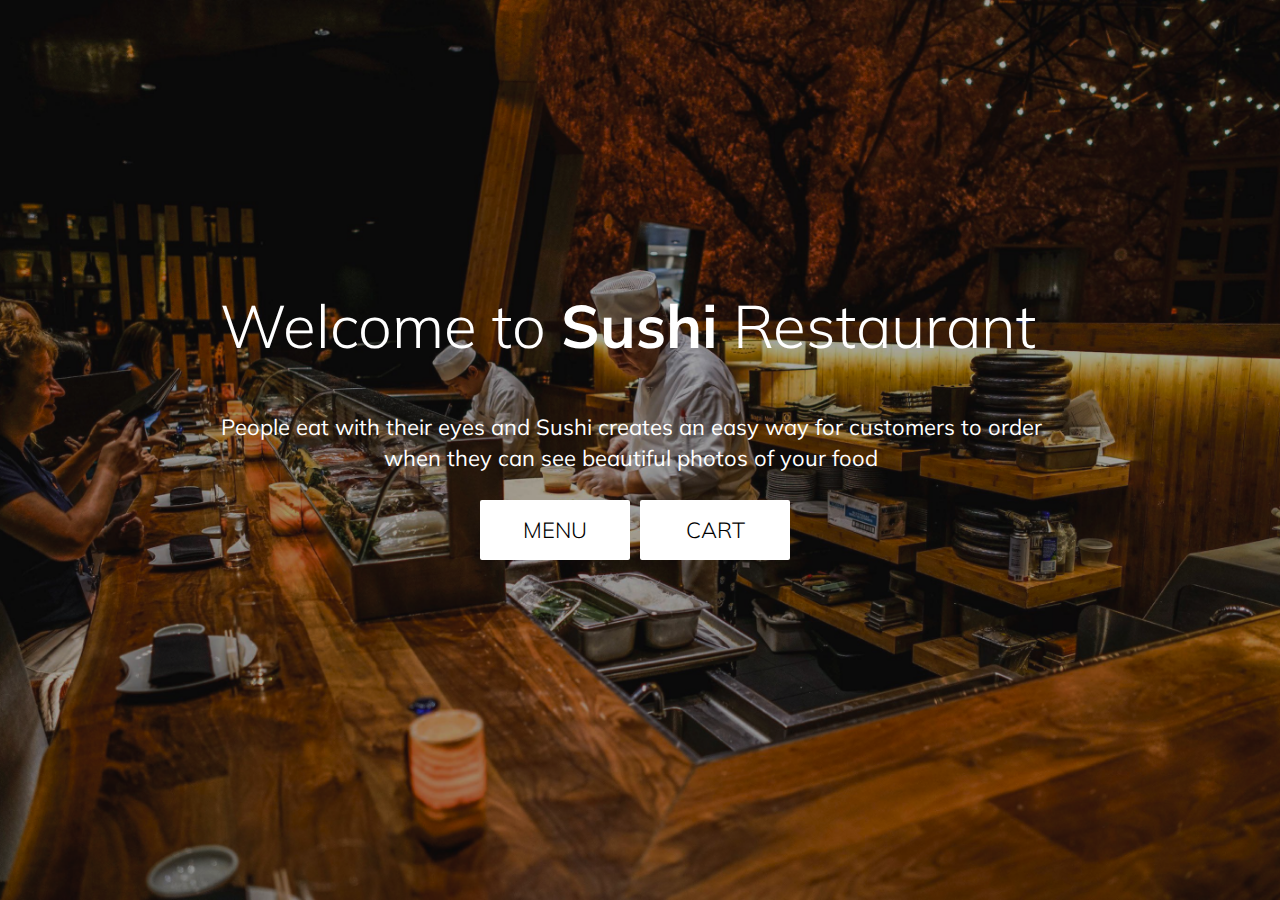
<file: index.html>
<!DOCTYPE html>
<html lang="en">
<head>
    <meta charset="UTF-8">
    <meta http-equiv="X-UA-Compatible" content="IE=edge">
    <meta name="viewport" content="width=device-width, initial-scale=1.0">
    <title>Sushi Food</title>
    <link rel="stylesheet" href="style.css">
    <link rel="preconnect" href="https://fonts.googleapis.com">
    <link rel="preconnect" href="https://fonts.gstatic.com" crossorigin>
    <link href="https://fonts.googleapis.com/css2?family=Mulish:wght@300;400;600;700;800&display=swap" rel="stylesheet">
</head>
<body>
    <main  class="container">
        <!-- <div class="image_container">
            <img src="images/restaurant 1.png" alt="">
        </div> -->
        <h1>Welcome to <span>Sushi</span> Restaurant</h1>
        <p>People eat with their eyes and Sushi creates an easy way for customers to order when they can see beautiful photos of your food</p>
        <button class="menu_btn button"><a href="menu.html">Menu</a></button>
        <button class="cart_btn button"><a href="cart.html">Cart</a></button>
    </main>

    <script src="script.js"></script>
</body>
</html>
</file>
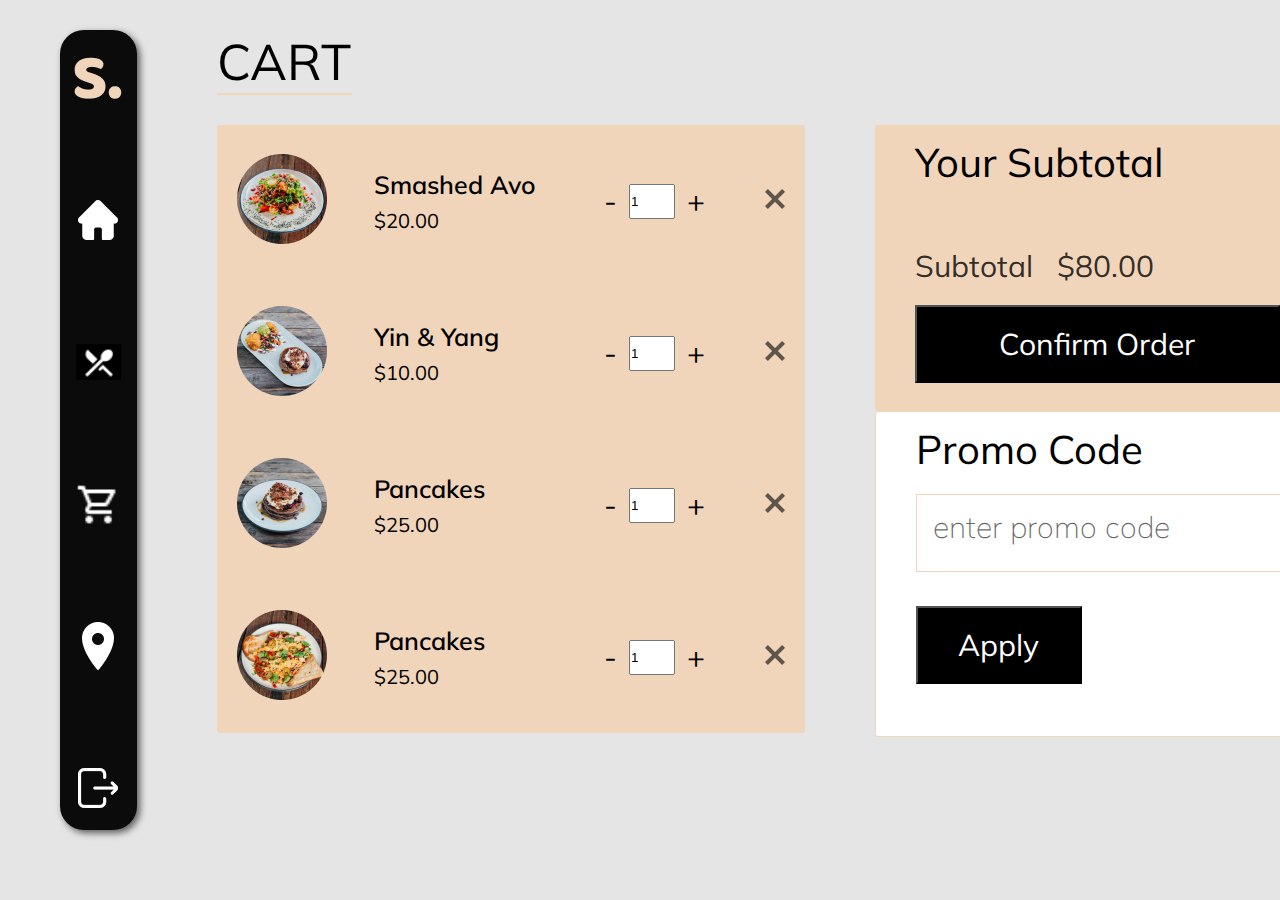
<file: cart.html>
<!DOCTYPE html>
<html lang="en">
<head>
    <meta charset="UTF-8">
    <meta http-equiv="X-UA-Compatible" content="IE=edge">
    <meta name="viewport" content="width=device-width, initial-scale=1.0">
    <title>Cart Page</title>
    <link rel="stylesheet" href="menu.css">
    <link rel="stylesheet" href="cart.css">
    <link rel="preconnect" href="https://fonts.googleapis.com">
    <link rel="preconnect" href="https://fonts.gstatic.com" crossorigin>
    <link href="https://fonts.googleapis.com/css2?family=Mulish:wght@300;400;600;700;800&display=swap" rel="stylesheet">
</head>
<body>
    <main>
        <div class="side-bar">
            <div class="icon top">
                <a href="" style="text-decoration: none;">
                    <img src="images/S..png" alt="">
                    <h1 class="top_h1">S 
                        <div style=" background-color: black; height: 10px; width: 10px; display: inline-block; border-radius: 50%; margin-left: -10px;">
                        </div>
                    </h1>
                </a>
            </div>
            <div class="icon">
                <a href="index.html">
                    <img class="seen-icon" src="images/Vector.png" alt="">
                    <img class="hidden-icon" src="images/icons8-home-24.png" alt="">
                </a>
            </div>
            <div class="icon">
                <a href="menu.html">
                    <img class="style-icon seen-icon" style="background-color: white;" src="images/icons8-dining-50 (3).png" alt="">
                    <img class="hidden-icon" src="images/icons8-knife-and-spatchula-50.png" alt="">
                </a>
            </div>
            <div class="icon">
                <a href="cart.html">
                    <img  class="style-icon seen-icon" src="images/icons8-shopping-cart-24 (4).png" alt="">
                    <img class="hidden-icon" src="images/icons8-shopping-cart-24 (2).png" alt="">
                </a>
            </div>
            <div class="icon">
                <a href="">
                    <img class="seen-icon" src="images/icons8-location-50.png" alt="">
                    <img class="hidden-icon" src="images/icons8-location-64.png" alt="">
                </a>
            </div>
            <div class="icon bottom">
                <a href="">
                    <img class="seen-icon" src="images/Vector (1).png" alt="">
                    <img class="hidden-icon" style="width: 40px;" src="images/icons8-enter-48.png" alt="">
                </a>
            </div>
        </div>
        <div class="cart-right">
            <h1>Cart</h1>
            <div class="cart-right-card-container">
                <div class="cart-items">
                    <div class="each-cart-item">
                        <div class="item-img">
                            <img src="images/Ellipse 5.png" alt="">
                        </div>
                        <div class="item-details">
                            <h2>Smashed Avo</h2>
                            <p>$<span class="item_price">20.00</span></p>
                        </div>
                        <div class="item-quantity">
                            <div class="sign decrement">-</div>
                            <div><input class="quantiy" value="1" type="number" min="1"></div>
                            <div class="sign increment">+</div>
                        </div>
                        <div class="item-remove">
                            <img src="images/Path.png" alt="">
                        </div>
                    </div>
                    <div class="each-cart-item">
                        <div class="item-img">
                            <img src="images/Ellipse 6.png" alt="">
                        </div>
                        <div class="item-details">
                            <h2>Yin & Yang</h2>
                            <p>$<span class="item_price">10.00</span></p>
                        </div>
                        <div class="item-quantity">
                            <div class="sign decrement">-</div>
                            <div><input class="quantiy" value="1" type="number" min="1"></div>
                            <div class="sign increment">+</div>
                        </div>
                        <div class="item-remove">
                            <img src="images/Path.png" alt="">
                        </div>
                    </div>
                    <div class="each-cart-item">
                        <div class="item-img">
                            <img src="images/Ellipse 7.png" alt="">
                        </div>
                        <div class="item-details">
                            <h2>Pancakes</h2>
                            <p>$<span class="item_price">25.00</span></p>
                        </div>
                        <div class="item-quantity">
                            <div class="sign decrement">-</div>
                            <div><input class="quantiy" value="1" type="number" min="1"></div>
                            <div class="sign increment">+</div>
                        </div>
                        <div class="item-remove">
                            <img src="images/Path.png" alt="">
                        </div>
                    </div>
                    <div class="each-cart-item">
                        <div class="item-img">
                            <img src="images/Ellipse 8.png" alt="">
                        </div>
                        <div class="item-details">
                            <h2>Pancakes</h2>
                            <p>$<span class="item_price">25.00</span></p>
                        </div>
                        <div class="item-quantity">
                            <div class="sign decrement">-</div>
                            <div><input class="quantiy" value="1" type="number" min="1"></div>
                            <div class="sign increment">+</div>
                        </div>
                        <div class="item-remove">
                            <img src="images/Path.png" alt="">
                        </div>
                    </div>
                </div>

                <div class="cart-details">
                    <div class="cart-details-top">
                        <h2>Your Subtotal</h2>
                        <div>
                            <span>Subtotal</span>
                            <span id="subtotal">$80.00</span>
                        </div>
                        <button>Confirm Order</button>
                    </div>
                    <div class="cart-details-bottom">
                        <h2>Promo Code</h2>
                        <input type="text" placeholder="enter promo code">
                        <button>Apply</button>
                    </div>
                </div>
            </div>
        </div>
    </main>

    <script src="script.js"></script>
</body>
</html>
</file>
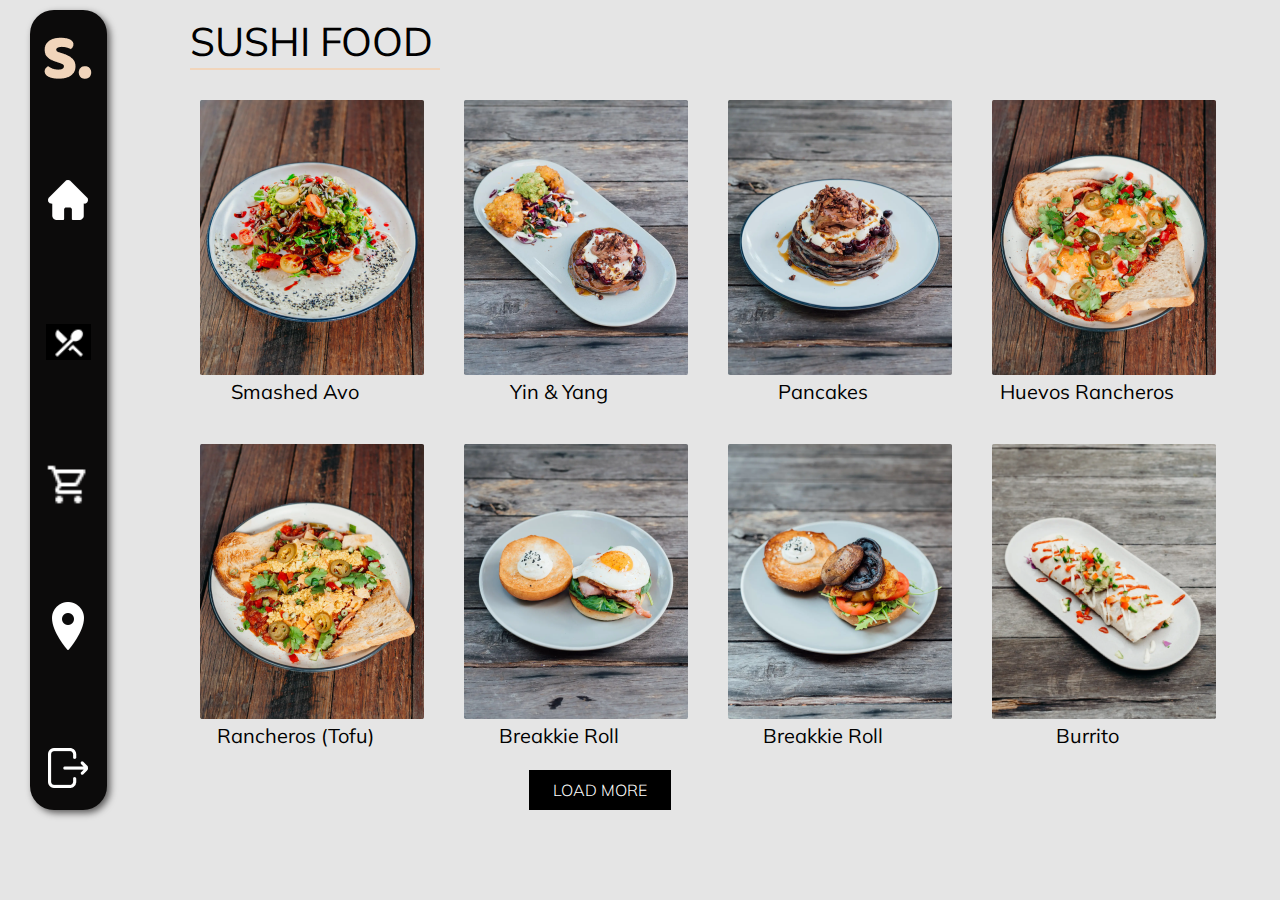
<file: menu.html>
<!DOCTYPE html>
<html lang="en">
<head>
    <meta charset="UTF-8">
    <meta http-equiv="X-UA-Compatible" content="IE=edge">
    <meta name="viewport" content="width=device-width, initial-scale=1.0">
    <title>Menu</title>
    <link rel="stylesheet" href="menu.css">
    <link rel="preconnect" href="https://fonts.googleapis.com">
    <link rel="preconnect" href="https://fonts.gstatic.com" crossorigin>
    <link href="https://fonts.googleapis.com/css2?family=Mulish:wght@300;400;600;700;800&display=swap" rel="stylesheet">
</head>
<body>
    <section class="main-container">
        <div class="side-bar">
            <div class="icon top">
                <a href="" style="text-decoration: none;">
                    <img src="images/S..png" alt="">
                    <h1 class="top_h1">S 
                        <div style=" background-color: black; height: 10px; width: 10px; display: inline-block; border-radius: 50%; margin-left: -10px;">
                        </div>
                    </h1>
                </a>
            </div>
            <div class="icon">
                <a href="index.html">
                    <img class="seen-icon" src="images/Vector.png" alt="">
                    <img class="hidden-icon" src="images/icons8-home-24.png" alt="">
                </a>
            </div>
            <div class="icon">
                <a href="">
                    <img class="style-icon seen-icon" style="background-color: white;" src="images/icons8-dining-50 (3).png" alt="">
                    <img class="hidden-icon" src="images/icons8-knife-and-spatchula-50.png" alt="">
                </a>
            </div>
            <div class="icon">
                <a href="cart.html">
                    <img  class="style-icon seen-icon" src="images/icons8-shopping-cart-24 (4).png" alt="">
                    <img class="hidden-icon" src="images/icons8-shopping-cart-24 (2).png" alt="">
                </a>
            </div>
            <div class="icon">
                <a href="">
                    <img class="seen-icon" src="images/icons8-location-50.png" alt="">
                    <img class="hidden-icon" src="images/icons8-location-64.png" alt="">
                </a>
            </div>
            <div class="icon bottom">
                <a href="">
                    <img class="seen-icon" src="images/Vector (1).png" alt="">
                    <img class="hidden-icon" style="width: 40px;" src="images/icons8-enter-48.png" alt="">
                </a>
            </div>
        </div>
        <div class="menu-items">
            <h1>SUSHI FOOD</h1>
            <div class="items">
                <div class="each-item">
                    <div>
                        <img src="images/Rectangle 9.png" alt="">
                    </div>
                    <h2>Smashed Avo</h2>
                </div>
                <div class="each-item">
                    <div>
                        <img src="images/Rectangle 10.png" alt="">
                    </div>
                    <h2>Yin & Yang</h2>
                </div>
                <div class="each-item">
                    <div>
                        <img src="images/Rectangle 11.png" alt="">
                    </div>
                    <h2>Pancakes</h2>
                </div>
                <div class="each-item">
                    <div>
                        <img src="images/Rectangle 12 (1).png" alt="">
                    </div>
                    <h2>Huevos Rancheros</h2>
                </div>
                <div class="each-item">
                    <div>
                        <img src="images/Rectangle 13 (1).png" alt="">
                    </div>
                    <h2>Rancheros (Tofu)</h2>
                </div>
                <div class="each-item">
                    <div>
                        <img src="images/Rectangle 14.png" alt="">
                    </div>
                    <h2>Breakkie Roll</h2>
                </div>
                <div class="each-item">
                    <div>
                        <img src="images/Rectangle 15.png" alt="">
                    </div>
                    <h2>Breakkie Roll</h2>
                </div>
                <div class="each-item">
                    <div>
                        <img src="images/Rectangle 16.png" alt="">
                    </div>
                    <h2>Burrito</h2>
                </div>
            </div>
            <div class="home-btn">
                <a href="">Load More</a>
            </div>
        </div>
    </section>

    <script src="script.js"></script>
</body>
</html>
</file>
<file: style.css>
*{
    padding: 0;
    margin: 0;
    box-sizing: border-box;
}

.container{
    background-image: url("images/restaurant\ 1.png");
    background-repeat: no-repeat;
    background-position: top center;
    background-size: cover;
    height: 100vh;
    width: 100vw;
}



.image_container{
    width: 100vw;
    height: 100vh;
    overflow: hidden;
    position: relative;
}

.image_container img{

}
/* 
.home_page_text{
    background-color: aqua;
    position: absolute;
    top: 50%;
    left: 50%;
    transform: translate(-50%, 50%);
   
} */

.container h1{
    position: absolute;
    width: fit-content;
    height: 75px;
    left: 344px;
    top: 288px;

    font-family: 'Mulish', sans-serif;
    font-style: normal;
    font-weight: 300;
    font-size: 60px;
    line-height: 75px;

    color: #FFFFFF;

    
}

.container h1 span{
    font-weight: bold;
}

.container p{
    position: absolute;
    width: 822px;
    height: 62px;
    left: 340px;
    top: 412px;

    font-family: 'Mulish', sans-serif;
    font-style: normal;
    font-weight: 400;
    font-size: 22px;
    line-height: 31px;
    text-align: center;

    color: #FFFFFF;

}

.menu_btn{
    position: absolute;
    width: 150px;
    height: 60px;
    left: 580px;
    top: 500px;
    background: #FFFFFF;
    border-radius: 2px;
    border: none;
    cursor: pointer;
    transition: all 0.25s;
}

.cart_btn{
    position: absolute;
    width: 150px;
    height: 60px;
    left: 740px;
    top: 500px;
    border: none;
    background: #FFFFFF;
    border-radius: 2px;
    cursor: pointer;
    transition: all 0.25s;
}

.cart_btn:hover, .menu_btn:hover{
     background-color: transparent;
     border: 2px solid white;
     color: white;
}
.cart_btn a:hover, .menu_btn a:hover{
    color: white;
}

.cart_btn a, .menu_btn a{
    
    font-family: 'Mulish';
    font-style: normal;
    font-weight: 300;
    font-size: 22px;
    line-height: 38px;
    /* identical to box height */

    text-decoration: none;
    text-transform: uppercase;
    color: #000000;

}


/* Media Queries */


@media (max-width:1440px) {

    .container h1{
        position: absolute;
        width: fit-content;
        height: 75px;
        left: 280px;
        top: 288px;
        font-size: 60px;
        line-height: 75px;
    
        
    }

    .container p{
        width: 822px;
        height: 62px;
        left: 276px;
        top: 412px;
        font-weight: 400;
        font-size: 22px;
        line-height: 31px;
    }


        
    .menu_btn{
        width: 150px;
        height: 60px;
        left: 500px;
        top: 500px;
    }

    .cart_btn{
        position: absolute;
        width: 150px;
        height: 60px;
        left: 660px;
        top: 500px;
        border: none;
        background: #FFFFFF;
        border-radius: 2px;
        cursor: pointer;
        transition: all 0.25s;
    }
    
}




@media (max-width:1340px) {

    .container h1{
        position: absolute;
        width: fit-content;
        height: 75px;
        left: 220px;
        top: 288px;
        font-size: 60px;
        line-height: 75px;
    
        
    }

    
    .container p{
        width: 822px;
        height: 62px;
        left: 220px;
        top: 412px;
        font-weight: 400;
        font-size: 22px;
        line-height: 31px;
    }


        
    .menu_btn{
        width: 150px;
        height: 60px;
        left: 480px;
        top: 500px;
    }

    .cart_btn{
        position: absolute;
        width: 150px;
        height: 60px;
        left: 640px;
        top: 500px;
        border: none;
        background: #FFFFFF;
        border-radius: 2px;
        cursor: pointer;
        transition: all 0.25s;
    }
    
    
}


@media (max-width:1260px) {

    .container h1{
        position: absolute;
        width: fit-content;
        height: 75px;
        left: 180px;
        top: 288px;
        font-size: 60px;
        line-height: 75px;
    
        
    }

    .container p{
        width: 822px;
        height: 62px;
        left: 180px;
        top: 412px;
        font-weight: 400;
        font-size: 22px;
        line-height: 31px;
    }


        
    .menu_btn{
        width: 150px;
        height: 60px;
        left: 440px;
        top: 500px;
    }

    .cart_btn{
        position: absolute;
        width: 150px;
        height: 60px;
        left: 600px;
        top: 500px;
        border: none;
        background: #FFFFFF;
        border-radius: 2px;
        cursor: pointer;
        transition: all 0.25s;
    }
    
    
}



@media (max-width:1150px) {

    .container h1{
        position: absolute;
        width: fit-content;
        height: 75px;
        left: 140px;
        top: 288px;
        font-size: 60px;
        line-height: 75px;
    
        
    }

    .container p{
        width: 822px;
        height: 62px;
        left: 140px;
        top: 412px;
        font-weight: 400;
        font-size: 22px;
        line-height: 31px;
    }


        
    .menu_btn{
        width: 150px;
        height: 60px;
        left: 400px;
        top: 500px;
    }

    .cart_btn{
        position: absolute;
        width: 150px;
        height: 60px;
        left: 560px;
        top: 500px;
        border: none;
        background: #FFFFFF;
        border-radius: 2px;
        cursor: pointer;
        transition: all 0.25s;
    }
    
}



@media (max-width:1080px) {

    .container h1{
        position: absolute;
        width: fit-content;
        height: 75px;
        left: 100px;
        top: 288px;
        font-size: 54px;
        line-height: 75px;
    
        
    }

    .container p{
        width: 822px;
        height: 62px;
        left: 84px;
        top: 412px;
        font-weight: 400;
        font-size: 22px;
        line-height: 31px;
    }


        
    .menu_btn{
        width: 150px;
        height: 60px;
        left: 350px;
        top: 500px;
    }

    .cart_btn{
        position: absolute;
        width: 150px;
        height: 60px;
        left: 510px;
        top: 500px;
        border: none;
        background: #FFFFFF;
        border-radius: 2px;
        cursor: pointer;
        transition: all 0.25s;
    }
    
    
}



@media (max-width:948px) {

    .container h1{
        position: absolute;
        width: fit-content;
        height: 75px;
        left: 100px;
        top: 288px;
        font-size: 50px;
        line-height: 75px;
    
        
    }

    .container p{
        width: 822px;
        height: 62px;
        left: 30px;
        top: 412px;
        font-weight: 400;
        font-size: 20px;
        line-height: 31px;
    }


        
    .menu_btn{
        width: 150px;
        height: 60px;
        left: 310px;
        top: 500px;
    }

    .cart_btn{
        position: absolute;
        width: 150px;
        height: 60px;
        left: 494px;
        top: 500px;
        border: none;
        background: #FFFFFF;
        border-radius: 2px;
        cursor: pointer;
        transition: all 0.25s;
    }
    
    
}


@media (max-width:868px) {

    .container h1{
        position: absolute;
        width: fit-content;
        height: 75px;
        left: 80px;
        top: 250px;
        font-size: 48px;
        line-height: 75px;
    
        
    }

    .container p{
        left: 80px;
        top: 360px;
        font-weight: 400;
        font-size: 20px;
        line-height: 31px;
        width: 622px;
        height: 62px;
    }


        
    .menu_btn{
        width: 150px;
        height: 50px;
        left: 240px;
        top: 460px;
    }

    .cart_btn{
        position: absolute;
        width: 150px;
        height: 50px;
        left: 404px;
        top: 460px;
        border: none;
        background: #FFFFFF;
        border-radius: 2px;
        cursor: pointer;
        transition: all 0.25s;
    }
    
    
    
}


@media (max-width:810px) {

    .container h1{
        position: absolute;
        width: fit-content;
        height: 75px;
        left: 70px;
        top: 240px;
        font-size: 46px;
        line-height: 75px;
    
        
    }

    .container p{
        width: 822px;
        height: 62px;
        left: 80px;
        top: 340px;
        font-weight: 400;
        font-size: 20px;
        line-height: 31px;
        width: 622px;
        height: 62px;
    }


        
    .menu_btn{
        width: 150px;
        height: 50px;
        left: 210px;
        top: 440px;
    }

    .cart_btn{
        position: absolute;
        width: 150px;
        height: 50px;
        left: 370px;
        top: 440px;
        border: none;
        background: #FFFFFF;
        border-radius: 2px;
        cursor: pointer;
        transition: all 0.25s;
    }
    
    
}



@media (max-width:748px) {

    .container h1{
        position: absolute;
        width: fit-content;
        height: 75px;
        left: 50px;
        top: 240px;
        font-size: 44px;
        line-height: 75px;
    
        
    }

    .container p{
        width: fit-content;
        height: 62px;
        left: 50px;
        top: 340px;
        font-weight: 400;
        font-size: 20px;
        line-height: 31px;
        width: 622px;
        height: 62px;
    }


        
    .menu_btn{
        width: 150px;
        height: 50px;
        left: 200px;
        top: 440px;
    }

    .cart_btn{
        position: absolute;
        width: 150px;
        height: 50px;
        left: 360px;
        top: 440px;
        border: none;
        background: #FFFFFF;
        border-radius: 2px;
        cursor: pointer;
        transition: all 0.25s;
    }
    
}


@media (max-width:694px) {

    .container h1{
        position: absolute;
        width: fit-content;
        height: 75px;
        left: 40px;
        top: 240px;
        font-size: 42px;
        line-height: 75px;
    
        
    }

    .container p{
        width: fit-content;
        height: 62px;
        left: 20px;
        top: 340px;
        font-weight: 400;
        font-size: 20px;
        line-height: 31px;
        width: 622px;
        height: 62px;
    }


        
    .menu_btn{
        width: 150px;
        height: 50px;
        left: 180px;
        top: 440px;
    }

    .cart_btn{
        position: absolute;
        width: 150px;
        height: 50px;
        left: 340px;
        top: 440px;
        border: none;
        background: #FFFFFF;
        border-radius: 2px;
        cursor: pointer;
        transition: all 0.25s;
    }
    
    
}


@media (max-width:648px) {

    .container h1{
        position: absolute;
        width: fit-content;
        height: 75px;
        left: 30px;
        top: 240px;
        font-size: 40px;
        line-height: 75px;
    
        
    }

    .container p{
        width: fit-content;
        height: 62px;
        left: 10px;
        top: 340px;
        font-weight: 400;
        font-size: 18px;
        line-height: 31px;
        height: 62px;
    }


        
    .menu_btn{
        width: 150px;
        height: 40px;
        left: 170px;
        top: 440px;
    }

    .cart_btn{
        position: absolute;
        width: 150px;
        height: 40px;
        left: 330px;
        top: 440px;
        border: none;
        background: #FFFFFF;
        border-radius: 2px;
        cursor: pointer;
        transition: all 0.25s;
    }
    
    
    
}


@media (max-width:618px) {

    .container h1{
        position: absolute;
        width: fit-content;
        height: 75px;
        left: 24px;
        top: 240px;
        font-size: 40px;
        line-height: 75px;
    
        
    }

    .container p{
        width: 500px;
        height: 62px;
        left: 40px;
        top: 320px;
        font-weight: 400;
        font-size: 18px;
        line-height: 31px;
        height: 62px;
    }


        
    .menu_btn{
        width: 150px;
        height: 40px;
        left: 150px;
        top: 430px;
    }

    .cart_btn{
        position: absolute;
        width: 150px;
        height: 40px;
        left: 310px;
        top: 430px;
        border: none;
        background: #FFFFFF;
        border-radius: 2px;
        cursor: pointer;
        transition: all 0.25s;
    }
    
    
}


@media (max-width:598px) {

    .container h1{
        position: absolute;
        width: fit-content;
        height: 75px;
        left: 24px;
        top: 240px;
        font-size: 38px;
        line-height: 75px;
    
        
    }

    .container p{
        width: 500px;
        height: 62px;
        left: 40px;
        top: 320px;
        font-weight: 400;
        font-size: 18px;
        line-height: 31px;
        height: 62px;
    }


        
    .menu_btn{
        width: 150px;
        height: 40px;
        left: 150px;
        top: 430px;
    }

    .cart_btn{
        position: absolute;
        width: 150px;
        height: 40px;
        left: 310px;
        top: 430px;
        border: none;
        background: #FFFFFF;
        border-radius: 2px;
        cursor: pointer;
        transition: all 0.25s;
    }
    
}

@media (max-width:568px) {

    .container h1{
        position: absolute;
        width: fit-content;
        height: 75px;
        left: 24px;
        top: 240px;
        font-size: 36px;
        line-height: 75px;
    
        
    }

    .container p{
        width: 420px;
        left: 40px;
        top: 320px;
        font-weight: 400;
        font-size: 18px;
        line-height: 28px;
    }


        
    .menu_btn{
        width: 150px;
        height: 40px;
        left: 110px;
        top: 430px;
    }

    .cart_btn{
        position: absolute;
        width: 150px;
        height: 40px;
        left: 270px;
        top: 430px;
        border: none;
        background: #FFFFFF;
        border-radius: 2px;
        cursor: pointer;
        transition: all 0.25s;
    }
    
}

@media (max-width:540px) {

    .container h1{
        position: absolute;
        width: fit-content;
        height: 75px;
        left: 24px;
        top: 240px;
        font-size: 34px;
        line-height: 25px;
    
        
    }

    .container p{
        width: 420px;
        left: 36px;
        top: 320px;
        font-weight: 400;
        font-size: 18px;
        line-height: 28px;
    }


        
    .menu_btn{
        width: 150px;
        height: 40px;
        left: 102px;
        top: 430px;
    }

    .cart_btn{
        position: absolute;
        width: 150px;
        height: 40px;
        left: 262px;
        top: 430px;
        border: none;
        background: #FFFFFF;
        border-radius: 2px;
        cursor: pointer;
        transition: all 0.25s;
    }
    

}


@media (max-width:420px) {

    .container h1{
        position: absolute;
        width: fit-content;
        height: 75px;
        left: 30px;
        top: 230px;
        font-size: 24px;
        line-height: 25px;
    
        
    }

    .container p{
        width: 350px;
        left: 14px;
        top: 300px;
        font-weight: 400;
        font-size: 16px;
        line-height: 25px;
       
    }


        
    .menu_btn{
        width: 130px;
        height: 40px;
        left: 60px;
        top: 430px;
    }

    .cart_btn{
        position: absolute;
        width: 130px;
        height: 40px;
        left: 200px;
        top: 430px;
        border: none;
        background: #FFFFFF;
        border-radius: 2px;
        cursor: pointer;
        transition: all 0.25s;
    }

    .cart_btn a, .menu_btn a{
    
        font-family: 'Mulish';
        font-style: normal;
        font-weight: 300;
        font-size: 18px;
        line-height: 38px;
        /* identical to box height */
    
        text-decoration: none;
        text-transform: uppercase;
        color: #000000;
    
    }
    
    
    
}
</file>
<file: menu.css>
*{
    padding: 0;
    margin: 0;
    box-sizing: border-box;
}

body{
    background: #E5E5E5;
}

.main-container{
    display: flex;
    align-items: center;
    justify-content: space-between;
    height: 100%;
    background: #E5E5E5;
    padding-top: 10px;
    padding-bottom: 10px;
    margin: auto 60px;

}

.side-bar{
    width: 6vw;
    height: 800px;
    background: #0C0B0B;
    border-radius: 24px;
    /* margin-top: 102px; */
    margin-left: 40px;
    display: flex;
    flex-direction: column;
    align-items: center;
    justify-content: space-between;
    padding-top: 10px;
    box-shadow: 3px 3px 7px rgb(90, 89, 89);

}

.top_h1{
    display: none; 
    font-size:66px; 
    font-family: 'mulish'; 
    color: black; 
    font-weight: bold;
}

.menu-items{
    width: 82vw;
    height: 800px;
    /* margin-top: 102px; */
    /* background-color: aqua; */
    margin-right: 60px;
    margin-left: 100px;
    padding-left: 40px;
}

.icon{
    height: 80px;
    width: 6vw;
    display: flex;
    justify-content: center;
    align-items: center;
}

.style-icon{
    width: 45px;
}

.icon:hover{
    background-color: #F1D5BB;
    transition: all 0.3s;
}

.top:hover{
    border-radius: 22px 22px 0 0;
    height: 90px;
    margin-top: -10px;
}
.bottom:hover{
    border-radius: 0 0 22px 22px;
}

.menu-items h1{
    
font-family: 'Mulish';
font-style: normal;
font-weight: 400;
font-size: 40px;
line-height: 63px;
/* identical to box height */
width: 250px;
height: 60px;
border-bottom: 2px solid #F1D5BB;
color: #000000;
text-align: left;
}

.items{
    display: grid;
    grid-template-columns: repeat(4, 224px);
    justify-content:flex-start;
    gap: 40px;
    padding-top: 30px;
    padding-left: 10px;
}

.each-item img{
    height: 275px;
    width: 224px;
}

.each-item h2{
    font-family: 'Mulish';
    font-style: normal;
    font-weight: 400;
    font-size: 20px;
    line-height: 25px;
    /* identical to box height */

    text-align: center;
    width: 190px;
    color: #000000;

}

.home-btn{

    text-align: center;
    margin-top: 30px;
    margin-right: 210px;
    margin-bottom: 40px;
}

.home-btn a{
    font-family: 'Mulish';
    font-style: normal;
    font-weight: 300;
    font-size: 16px;
    line-height: 25px;
    /* identical to box height */

    background-color: #000000;
    color: #FFFFFF;
    border: none;
    padding: 10px 24px;
    text-decoration: none;
    text-transform: uppercase;
}

.hidden-icon{
    display: none;
    width: 40px;
}



/* Media Queries */


@media only screen and (max-width:1524px) {


    .main-container{
        height: 100%;
        background: #E5E5E5;
        padding-top: 10px;
        padding-bottom: 10px;
        margin: auto 40px;
    
    }
    
    .menu-items{
        width: 82vw;
        height: 800px;
        /* margin-top: 102px; */
        /* background-color: aqua; */
        margin-right: 60px;
        margin-left: 70px;
        padding-left: 40px;
    }

    
}

@media only screen and (max-width:1420px) {

    .main-container{
        height: 100%;
        background: #E5E5E5;
        padding-top: 10px;
        padding-bottom: 10px;
        margin: auto 10px;
    
    }
    
    .menu-items{
        width: 82vw;
        height: 800px;
        /* margin-top: 102px; */
        /* background-color: aqua; */
        margin-right: 60px;
        margin-left: 50px;
        padding-left: 40px;
    }

    
}

@media only screen and (max-width:1340px) {

    .main-container{
        height: 100%;
        background: #E5E5E5;
        padding-top: 10px;
        padding-bottom: 10px;
        margin: auto 10px;
    
    }
    
    .menu-items{
        width: 82vw;
        height: 800px;
        /* margin-top: 102px; */
        /* background-color: aqua; */
        margin-right: 60px;
        margin-left: 30px;
        padding-left: 40px;
    }

        
    .side-bar{

        margin-left: 20px;
        padding-top: 10px;

    }

    .top_h1{
        font-size: 50px;
    }


    
}

@media only screen and (max-width:1280px) {

    .main-container{
        padding-top: 10px;
        padding-bottom: 10px;
        margin: auto 10px;
    
    }
    
    .menu-items{
        width: 82vw;
        height: 800px;
        /* margin-top: 102px; */
        /* background-color: aqua; */
        margin-right: 50px;
        margin-left: 20px;
        padding-left: 20px;
    }

        
    .side-bar{

        margin-left: 20px;
        padding-top: 10px;

    }


    
}

@media only screen and (max-width:1200px) {


    


    .items{
        display: grid;
        grid-template-columns: repeat(4, 200px);
        justify-content:flex-start;
        gap: 40px;
        padding-top: 30px;
        padding-left: 10px;
    }
    

    
    .each-item img{
        height: 275px;
        width: 224px;
    }

    .each-item h2{
        font-family: 'Mulish';
        font-style: normal;
        font-weight: 400;
        font-size: 20px;
        line-height: 25px;
        /* identical to box height */

        text-align: center;
        width: 190px;
        color: #000000;

    }

}


@media only screen and (max-width:1158px) {


    .side-bar{
        width: 6vw;
        height: 700px;
        background: #0C0B0B;
        border-radius: 24px;
        /* margin-top: 102px; */
        margin-left: 30px;
        display: flex;
        flex-direction: column;
        align-items: center;
        justify-content: space-between;
        padding-top: 10px;
        box-shadow: 3px 3px 7px rgb(90, 89, 89);
    
    }

    .menu-items{
        width: 82vw;
        height: 700px;
        /* margin-top: 102px; */
        /* background-color: aqua; */
        margin-right: 50px;
        margin-left: 20px;
        padding-left: 20px;
    }
    


    .items{
        display: grid;
        grid-template-columns: repeat(4, 180px);
        justify-content:flex-start;
        gap: 40px;
        padding-top: 30px;
        padding-left: 10px;
    }
    

    
    .each-item img{
        width: 180px;
        height: fit-content;
    }

    .each-item h2{
        font-family: 'Mulish';
        font-style: normal;
        font-weight: 400;
        font-size: 20px;
        line-height: 25px;
        /* identical to box height */

        text-align: center;
        width: 190px;
        color: #000000;

    }

}



@media only screen and (max-width:1060px) {


    .side-bar{
        width: 6vw;
        height: 700px;
        background: #0C0B0B;
        border-radius: 24px;
        /* margin-top: 102px; */
        margin-left: 30px;
        display: flex;
        flex-direction: column;
        align-items: center;
        justify-content: space-between;
        padding-top: 10px;
        box-shadow: 3px 3px 7px rgb(90, 89, 89);
    
    }

    .top_h1{
        font-size: 35px;
    }


    .icon img{
        width: 30px;
    }

    .menu-items{
        width: 82vw;
        height: 700px;
        /* margin-top: 102px; */
        /* background-color: aqua; */
        margin-right: 50px;
        margin-left: 20px;
        padding-left: 20px;
    }
    


    .items{
        display: grid;
        grid-template-columns: repeat(4, 160px);
        justify-content:flex-start;
        gap: 40px;
        padding-top: 30px;
        padding-left: 10px;
    }
    

    
    .each-item img{
        width: 180px;
        height: fit-content;
    }

    .each-item h2{
        font-family: 'Mulish';
        font-style: normal;
        font-weight: 400;
        font-size: 20px;
        line-height: 25px;
        /* identical to box height */

        text-align: center;
        width: 190px;
        color: #000000;

    }

}


@media only screen and (max-width:980px) {

    .main-container{
        padding-top: 30px;
    }


    .side-bar{
        width: 6vw;
        height: 600px;
        background: #0C0B0B;
        border-radius: 24px;
        /* margin-top: 102px; */
        margin-left: 30px;
        display: flex;
        flex-direction: column;
        align-items: center;
        justify-content: space-between;
        padding-top: 10px;
        box-shadow: 3px 3px 7px rgb(90, 89, 89);
    
    }

    .icon img{
        width: 30px;
    }

    .menu-items{
        width: 82vw;
        height: 600px;
        /* margin-top: 102px; */
        /* background-color: aqua; */
        margin-right: 50px;
        margin-left: 20px;
        padding-left: 20px;
    }

    .menu-items h1{
    
        font-family: 'Mulish';
        font-style: normal;
        font-weight: 400;
        font-size: 36px;
        line-height: 63px;
        /* identical to box height */
        width: 250px;
        height: 60px;
        border-bottom: 2px solid #F1D5BB;
        color: #000000;
        text-align: left;
        }
        
    


    .items{
        display: grid;
        grid-template-columns: repeat(4, 140px);
        justify-content:flex-start;
        gap: 40px;
        padding-top: 30px;
        padding-left: 10px;
    }
    

    
    .each-item img{
        width: 140px;
        height: fit-content;
    }

    .each-item h2{
        font-family: 'Mulish';
        font-style: normal;
        font-weight: 400;
        font-size: 16px;
        line-height: 25px;
        /* identical to box height */

        text-align: center;
        width: 150px;
        color: #000000;

    }

    .home-btn{

        text-align: center;
        margin-top: 30px;
        margin-right: 160px;
        margin-bottom: 40px;
    }
    

}
</file>
<file: cart.css>
*{
    padding: 0;
    margin: 0;
    box-sizing: border-box;
}

main{
    display: flex;
    padding-top: 30px;
    padding-left: 40px;
}

.cart-right{
    /* background-color: aqua; */
    margin-left: 80px;
    margin-right: 20px;
    width: 86vw;
}

.cart-right h1{
    text-transform: uppercase;
    font-family: 'Mulish';
    font-style: normal;
    font-weight: 400;
    font-size: 50px;
    line-height: 63px;
    /* identical to box height */

    border-bottom: 2px solid  #F1D5BB;;
    color: #000000;
    width: 135px;

}

.cart-right-card-container{
    display: flex;

}

.cart-items{

    width: 608px;
    height: 608px;
    background: #F1D5BB;
    border-radius: 3px;
    margin-top: 30px;

}


.each-cart-item{
    display: flex;
    justify-content: space-between;
    align-items: center;
    /* height: 120px; */
    padding: 29px 20px;
}

.item-details{
    width: 170px;
}

.item-details h2{

    font-family: 'Mulish', sans-serif;
    font-style: normal;
    font-weight: 600;
    font-size: 25px;
    line-height: 31px;
    margin-bottom: 8px;
    color: #000000;

}
.item-details p{
    font-family: 'Mulish';
    font-style: normal;
    font-weight: 400;
    font-size: 20px;
    line-height: 25px;
    /* identical to box height */


    color: #000000;
}

.item-quantity{
    display: flex;
    align-items: center;
}

.item-quantity input{
    width: 46px;
    height: 35px;
}

.sign{
    font-family: 'Mulish';
    font-style: normal;
    font-weight: 400;
    font-size: 30px;
    line-height: 25px;
    /* identical to box height */
    color: #000000;
   padding: 0 12px;
    cursor: pointer;
    transition: all 0.4s;
}
.sign:hover{
   color: rgb(253, 6, 55);
   font-weight: 900;
}


.cart-details{
    width: 443px;
    height: 606px;
    border-radius: 3px;
    margin-top: 30px;
    margin-left: 70px;

}



.cart-details-top{

    width: 443px;
    height: 286px;
    background: #F1D5BB;
    border-radius: 3px;
    padding-top: 12px;
    padding-left: 40px;

}

.cart-details-top h2{
    
    font-family: 'Mulish';
    font-style: normal;
    font-weight: 400;
    font-size: 40px;
    line-height: 50px;
    color: #000000;
    margin-bottom: 60px;
}

.cart-details-top span{
    font-family: 'Mulish';
    font-style: normal;
    font-weight: 400;
    font-size: 30px;
    line-height: 38px;
    /* identical to box height */

    margin-right: 20px;
    color: rgba(0, 0, 0, 0.8);

}

.cart-details-top button{
    width: 365px;
    height: 78px;
    background: #000000;
    margin-top: 20px;
    
    font-family: 'Mulish';
    font-style: normal;
    font-weight: 400;
    font-size: 30px;
    line-height: 38px;
    /* identical to box height */
    color: #FFFFFF;
    transition: all 0.25s;

}
.cart-details-top button:hover, .cart-details-bottom button:hover{
    background-color:  #eeddce;
    color: black;
}


.cart-details-bottom{
    width: 443px;
    height: 326px;
    background: #FFFFFF;
    border: 1px solid #F1D5BB;
    border-radius: 3px;
    padding-top: 12px;
    padding-left: 40px;
}

.cart-details-bottom h2{
    font-family: 'Mulish';
    font-style: normal;
    font-weight: 400;
    font-size: 40px;
    line-height: 50px;
    color: #000000;
    margin-bottom: 20px;

}

.cart-details-bottom input{
    width: 365px;
    height: 78px;
    background: #FFFFFF;
    border: 1px solid #F1D5BB;
    padding-left: 16px;
}

.cart-details-bottom input::placeholder{
        
    font-family: 'Mulish';
    font-style: normal;
    font-weight: 200;
    font-size: 30px;
    line-height: 38px;
    /* identical to box height */


    color: rgba(0, 0, 0, 0.6);
}

.cart-details-bottom button{
    width: 166px;
    height: 78px;
    background: #000000;
    font-family: 'Mulish';
    font-style: normal;
    font-weight: 400;
    font-size: 30px;
    line-height: 38px;
    /* identical to box height */
    color: #FFFFFF;
    margin-top: 34px;
    transition: all 0.25s;
}
</file>
